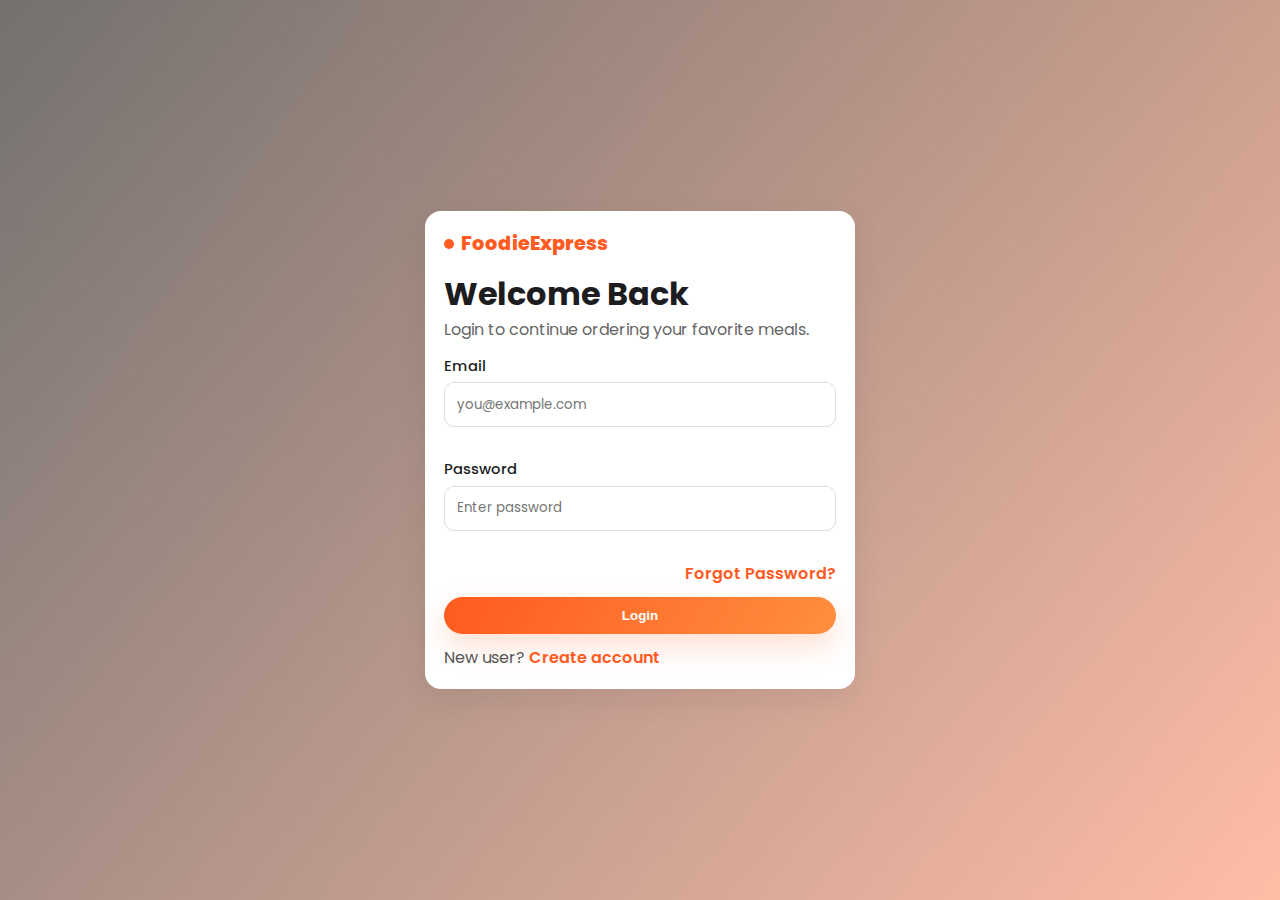
<file: login.html>
<!DOCTYPE html>
<html lang="en">
<head>
  <meta charset="UTF-8" />
  <meta name="viewport" content="width=device-width, initial-scale=1.0" />
  <title>Login - FoodieExpress</title>
  <link rel="preconnect" href="https://fonts.googleapis.com" />
  <link rel="preconnect" href="https://fonts.gstatic.com" crossorigin />
  <link href="https://fonts.googleapis.com/css2?family=Poppins:wght@300;400;500;600;700;800&display=swap" rel="stylesheet" />
  <link rel="stylesheet" href="styles.css" />
</head>
<body>
  <section class="auth-page">
    <div class="auth-overlay"></div>
    <div class="auth-card card">
      <a href="index.html" class="logo auth-logo"><span class="logo-dot"></span>FoodieExpress</a>
      <h1>Welcome Back</h1>
      <p class="auth-sub">Login to continue ordering your favorite meals.</p>

      <form id="loginForm" class="auth-form" novalidate>
        <label>
          Email
          <input type="email" id="loginEmail" placeholder="you@example.com" required />
          <small class="error" id="loginEmailError"></small>
        </label>

        <label>
          Password
          <input type="password" id="loginPassword" placeholder="Enter password" minlength="6" required />
          <small class="error" id="loginPasswordError"></small>
        </label>

        <div class="auth-meta">
          <a href="#" id="forgotPasswordLink">Forgot Password?</a>
        </div>

        <button type="submit" class="btn btn-primary full">Login</button>
      </form>

      <p class="auth-switch">New user? <a href="signup.html">Create account</a></p>
    </div>
  </section>

  <div class="toast" id="toast"></div>
  <script src="script.js"></script>
</body>
</html>
</file>
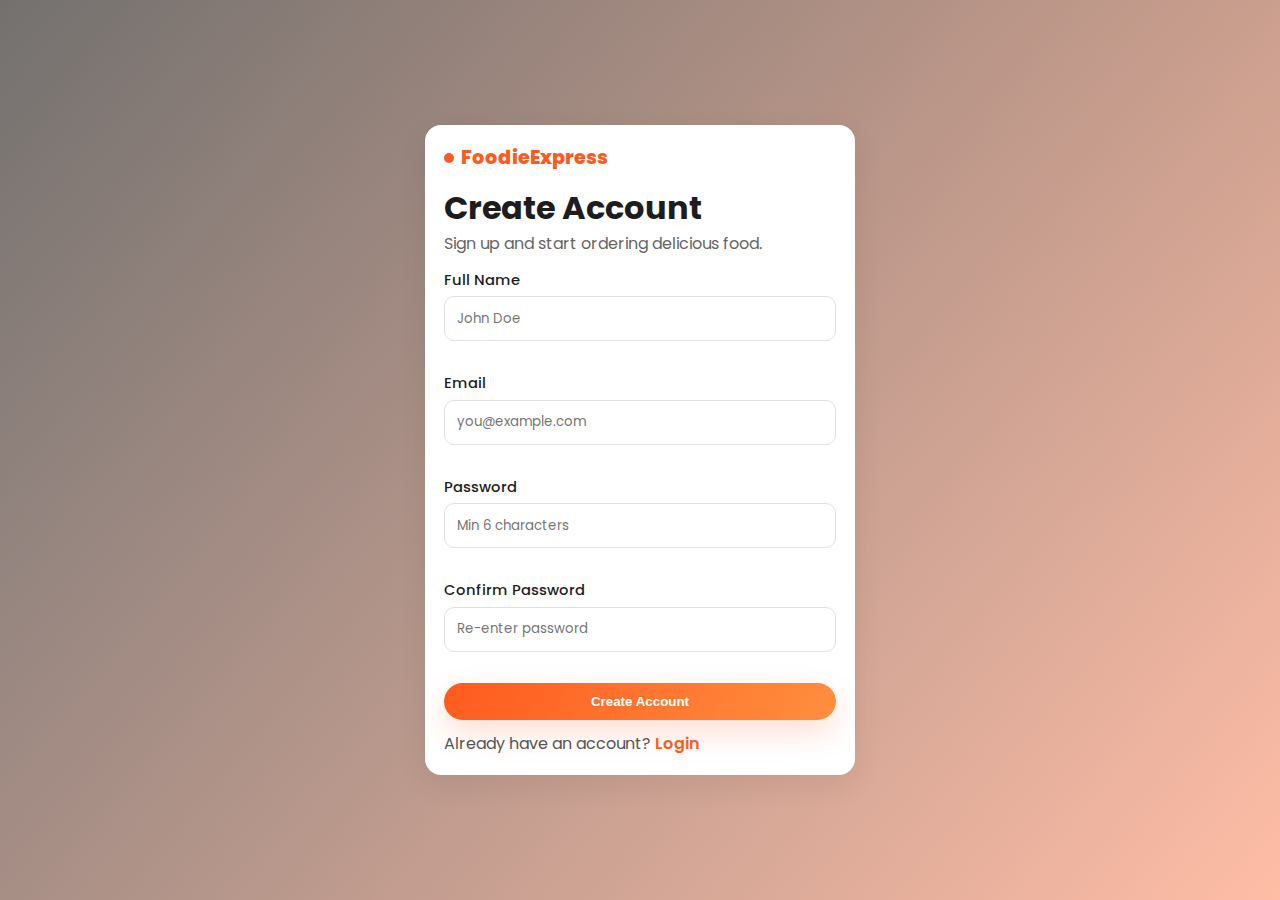
<file: signup.html>
<!DOCTYPE html>
<html lang="en">
<head>
  <meta charset="UTF-8" />
  <meta name="viewport" content="width=device-width, initial-scale=1.0" />
  <title>Signup - FoodieExpress</title>
  <link rel="preconnect" href="https://fonts.googleapis.com" />
  <link rel="preconnect" href="https://fonts.gstatic.com" crossorigin />
  <link href="https://fonts.googleapis.com/css2?family=Poppins:wght@300;400;500;600;700;800&display=swap" rel="stylesheet" />
  <link rel="stylesheet" href="styles.css" />
</head>
<body>
  <section class="auth-page signup-bg">
    <div class="auth-overlay"></div>
    <div class="auth-card card">
      <a href="index.html" class="logo auth-logo"><span class="logo-dot"></span>FoodieExpress</a>
      <h1>Create Account</h1>
      <p class="auth-sub">Sign up and start ordering delicious food.</p>

      <form id="signupForm" class="auth-form" novalidate>
        <label>
          Full Name
          <input type="text" id="signupName" placeholder="John Doe" required />
          <small class="error" id="signupNameError"></small>
        </label>

        <label>
          Email
          <input type="email" id="signupEmail" placeholder="you@example.com" required />
          <small class="error" id="signupEmailError"></small>
        </label>

        <label>
          Password
          <input type="password" id="signupPassword" placeholder="Min 6 characters" minlength="6" required />
          <small class="error" id="signupPasswordError"></small>
        </label>

        <label>
          Confirm Password
          <input type="password" id="signupConfirmPassword" placeholder="Re-enter password" minlength="6" required />
          <small class="error" id="signupConfirmPasswordError"></small>
        </label>

        <button type="submit" class="btn btn-primary full">Create Account</button>
      </form>

      <p class="auth-switch">Already have an account? <a href="login.html">Login</a></p>
    </div>
  </section>

  <div class="toast" id="toast"></div>
  <script src="script.js"></script>
</body>
</html>
</file>
<file: styles.css>
:root {
  --primary: #ff5a1f;
  --primary-dark: #e54811;
  --secondary: #ff8f3f;
  --text: #1d1d1f;
  --muted: #666;
  --bg: #fff8f3;
  --white: #ffffff;
  --danger: #e53935;
  --success: #1faa59;
  --shadow: 0 12px 30px rgba(255, 90, 31, 0.2);
  --radius: 16px;
}

* {
  margin: 0;
  padding: 0;
  box-sizing: border-box;
}

html {
  scroll-behavior: smooth;
}

body {
  font-family: "Poppins", sans-serif;
  color: var(--text);
  background: linear-gradient(180deg, #fffaf6 0%, #fff 60%);
  line-height: 1.5;
}

img {
  max-width: 100%;
  display: block;
}

a {
  text-decoration: none;
  color: inherit;
}

.container {
  width: min(1100px, 92%);
  margin: 0 auto;
}

.card {
  background: var(--white);
  border-radius: var(--radius);
  box-shadow: 0 10px 30px rgba(26, 26, 26, 0.08);
}

.glass {
  backdrop-filter: blur(10px);
  background: rgba(255, 255, 255, 0.8);
}

.btn {
  border: none;
  border-radius: 999px;
  padding: 0.7rem 1.2rem;
  font-weight: 600;
  cursor: pointer;
  transition: transform 0.2s ease, box-shadow 0.2s ease, background 0.2s ease;
  display: inline-flex;
  align-items: center;
  justify-content: center;
}

.btn:hover {
  transform: translateY(-2px);
}

.btn-primary {
  background: linear-gradient(120deg, var(--primary), var(--secondary));
  color: var(--white);
  box-shadow: var(--shadow);
}

.btn-primary:hover {
  background: linear-gradient(120deg, var(--primary-dark), var(--primary));
}

.btn-outline {
  border: 2px solid var(--primary);
  color: var(--primary);
  background: transparent;
}

.btn-outline.light {
  border-color: var(--white);
  color: var(--white);
}

.btn.full {
  width: 100%;
}

.section-head {
  margin-bottom: 1.1rem;
}

.section-head h2 {
  font-size: clamp(1.45rem, 1.2rem + 1vw, 2rem);
}

.section-head p {
  color: var(--muted);
}

.header {
  position: sticky;
  top: 0;
  z-index: 50;
  border-bottom: 1px solid rgba(255, 90, 31, 0.1);
}

.header-inner {
  min-height: 72px;
  display: flex;
  align-items: center;
  justify-content: space-between;
  gap: 1rem;
}

.logo {
  font-size: 1.2rem;
  font-weight: 800;
  color: var(--primary);
  display: inline-flex;
  align-items: center;
  gap: 0.4rem;
}

.logo-dot {
  width: 10px;
  height: 10px;
  background: var(--primary);
  border-radius: 50%;
}

.nav {
  display: flex;
  align-items: center;
  gap: 1.2rem;
}

.nav-link {
  color: #333;
  font-weight: 500;
  transition: color 0.2s ease;
}

.nav-link:hover,
.nav-link.active {
  color: var(--primary);
}

.header-actions {
  display: flex;
  align-items: center;
  gap: 0.8rem;
}

.menu-toggle {
  display: none;
  background: transparent;
  border: none;
  font-size: 1.5rem;
  color: var(--primary);
  cursor: pointer;
}

.hero {
  min-height: 74vh;
  background-image: url("https://images.unsplash.com/photo-1504674900247-0877df9cc836?auto=format&fit=crop&w=1800&q=80");
  background-size: cover;
  background-position: center;
  position: relative;
  display: grid;
  place-items: center;
}

.hero-overlay {
  position: absolute;
  inset: 0;
  background: linear-gradient(120deg, rgba(23, 13, 8, 0.8), rgba(255, 90, 31, 0.45));
}

.hero-content {
  position: relative;
  color: var(--white);
  z-index: 1;
  animation: slideUp 0.7s ease;
}

.eyebrow {
  letter-spacing: 0.05em;
  font-weight: 600;
  margin-bottom: 0.7rem;
}

.hero h1 {
  font-size: clamp(2rem, 1.25rem + 2.8vw, 3.5rem);
  max-width: 700px;
  margin-bottom: 0.8rem;
}

.hero-sub {
  max-width: 520px;
  margin-bottom: 1.1rem;
}

.hero-cta {
  display: flex;
  flex-wrap: wrap;
  gap: 0.8rem;
}

.search-filter-section,
.cart-section,
.orders-section,
.profile-section {
  padding: 3.2rem 0;
}

.search-row {
  margin-bottom: 0.9rem;
}

#searchInput {
  width: 100%;
  border-radius: 999px;
  border: 2px solid #ffd4c0;
  outline: none;
  padding: 0.85rem 1rem;
  font-size: 0.95rem;
  transition: border-color 0.2s ease;
}

#searchInput:focus {
  border-color: var(--primary);
}

.categories {
  display: flex;
  flex-wrap: wrap;
  gap: 0.6rem;
  margin-bottom: 1.2rem;
}

.category-chip {
  border: 1px solid #ffd4c0;
  background: #fff;
  color: #5b5b5b;
  padding: 0.5rem 0.9rem;
  border-radius: 999px;
  cursor: pointer;
  transition: all 0.2s ease;
}

.category-chip:hover,
.category-chip.active {
  background: var(--primary);
  color: #fff;
  border-color: var(--primary);
}

.food-grid {
  display: grid;
  grid-template-columns: repeat(auto-fit, minmax(230px, 1fr));
  gap: 1rem;
}

.food-card {
  overflow: hidden;
  transition: transform 0.25s ease, box-shadow 0.25s ease;
  animation: fadeIn 0.5s ease;
}

.food-card:hover {
  transform: translateY(-4px);
  box-shadow: 0 14px 28px rgba(255, 90, 31, 0.2);
}

.food-image-wrap {
  height: 170px;
  overflow: hidden;
}

.food-image-wrap img {
  width: 100%;
  height: 100%;
  object-fit: cover;
}

.food-card-content {
  padding: 0.9rem;
}

.food-meta {
  display: flex;
  justify-content: space-between;
  align-items: center;
  gap: 0.5rem;
}

.food-name {
  font-size: 1rem;
  font-weight: 600;
}

.food-rating {
  color: #ff9f1a;
  font-size: 0.9rem;
  white-space: nowrap;
}

.food-desc {
  color: #707070;
  font-size: 0.88rem;
  margin: 0.45rem 0 0.7rem;
}

.food-footer {
  display: flex;
  align-items: center;
  justify-content: space-between;
}

.food-price {
  font-weight: 700;
  color: var(--primary-dark);
}

.cart-layout {
  display: grid;
  grid-template-columns: 2fr 1fr;
  gap: 1rem;
}

.cart-items {
  display: grid;
  gap: 0.8rem;
}

.cart-item {
  display: grid;
  grid-template-columns: 80px 1fr auto;
  align-items: center;
  gap: 0.8rem;
  padding: 0.8rem;
}

.cart-item img {
  width: 80px;
  height: 80px;
  object-fit: cover;
  border-radius: 12px;
}

.cart-item h4 {
  font-size: 0.95rem;
}

.cart-item p {
  color: var(--muted);
  font-size: 0.86rem;
}

.quantity-controls {
  display: inline-flex;
  align-items: center;
  gap: 0.45rem;
  margin-top: 0.35rem;
}

.qty-btn {
  width: 28px;
  height: 28px;
  border-radius: 50%;
  border: none;
  background: #ffe6db;
  color: var(--primary-dark);
  font-weight: 700;
  cursor: pointer;
}

.remove-btn {
  border: none;
  background: transparent;
  color: var(--danger);
  cursor: pointer;
  font-weight: 600;
}

.cart-summary {
  padding: 1rem;
  height: fit-content;
}

.summary-row {
  display: flex;
  justify-content: space-between;
  margin: 0.6rem 0;
}

.total-row {
  border-top: 1px solid #f0f0f0;
  padding-top: 0.7rem;
}

.orders-list {
  display: grid;
  gap: 0.7rem;
}

.order-item {
  padding: 0.9rem;
}

.order-top {
  display: flex;
  justify-content: space-between;
  gap: 0.7rem;
  flex-wrap: wrap;
}

.order-meta {
  color: var(--muted);
  font-size: 0.86rem;
}

.profile-card {
  padding: 1rem;
}

.profile-row {
  display: flex;
  justify-content: space-between;
  gap: 0.8rem;
  padding: 0.5rem 0;
  border-bottom: 1px solid #f2f2f2;
}

.profile-row:last-child {
  border-bottom: none;
}

.modal {
  position: fixed;
  inset: 0;
  z-index: 120;
  display: none;
}

.modal.open {
  display: block;
}

.modal-backdrop {
  position: absolute;
  inset: 0;
  background: rgba(0, 0, 0, 0.45);
}

.modal-content {
  position: relative;
  width: min(550px, 92%);
  margin: 6vh auto;
  padding: 1rem;
  z-index: 2;
  animation: slideUp 0.25s ease;
}

.modal-close {
  position: absolute;
  right: 0.6rem;
  top: 0.4rem;
  border: none;
  background: transparent;
  font-size: 1.5rem;
  cursor: pointer;
}

.checkout-form {
  display: grid;
  gap: 0.8rem;
  margin-top: 0.6rem;
}

.checkout-form textarea {
  width: 100%;
  border: 1px solid #e8e8e8;
  border-radius: 12px;
  min-height: 90px;
  padding: 0.7rem;
  resize: vertical;
}

.payment-options {
  border: 1px solid #f0f0f0;
  border-radius: 12px;
  padding: 0.7rem;
  display: grid;
  gap: 0.5rem;
}

.order-summary {
  border: 1px solid #f0f0f0;
  border-radius: 12px;
  padding: 0.75rem;
  background: #fffbf8;
}

.toast {
  position: fixed;
  right: 1rem;
  bottom: 1rem;
  background: #1f1f1f;
  color: #fff;
  padding: 0.75rem 1rem;
  border-radius: 10px;
  opacity: 0;
  pointer-events: none;
  transform: translateY(10px);
  transition: all 0.2s ease;
  z-index: 200;
}

.toast.show {
  opacity: 1;
  transform: translateY(0);
}

.empty {
  color: var(--muted);
  background: #fff;
  border: 1px dashed #f1c7b2;
  border-radius: 12px;
  padding: 0.9rem;
}

.auth-page {
  min-height: 100vh;
  background-image: url("https://images.unsplash.com/photo-1551782450-a2132b4ba21d?auto=format&fit=crop&w=1400&q=80");
  background-size: cover;
  background-position: center;
  display: grid;
  place-items: center;
  position: relative;
}

.signup-bg {
  background-image: url("https://images.unsplash.com/photo-1517248135467-4c7edcad34c4?auto=format&fit=crop&w=1400&q=80");
}

.auth-overlay {
  position: absolute;
  inset: 0;
  background: linear-gradient(130deg, rgba(0, 0, 0, 0.55), rgba(255, 90, 31, 0.4));
}

.auth-card {
  position: relative;
  z-index: 2;
  width: min(430px, 92%);
  padding: 1.2rem;
  animation: slideUp 0.5s ease;
}

.auth-logo {
  margin-bottom: 0.7rem;
}

.auth-sub {
  color: var(--muted);
  margin-bottom: 0.8rem;
}

.auth-form {
  display: grid;
  gap: 0.7rem;
}

.auth-form label {
  font-weight: 500;
  font-size: 0.92rem;
  display: grid;
  gap: 0.35rem;
}

.auth-form input {
  border: 1px solid #dfdfdf;
  border-radius: 10px;
  padding: 0.72rem;
  outline: none;
  font-family: inherit;
}

.auth-form input:focus {
  border-color: var(--primary);
}

.error {
  color: var(--danger);
  min-height: 14px;
  font-size: 0.77rem;
}

.auth-meta {
  text-align: right;
}

.auth-meta a,
.auth-switch a {
  color: var(--primary);
  font-weight: 600;
}

.auth-switch {
  margin-top: 0.75rem;
  color: #555;
}

@keyframes slideUp {
  from {
    opacity: 0;
    transform: translateY(16px);
  }
  to {
    opacity: 1;
    transform: translateY(0);
  }
}

@keyframes fadeIn {
  from {
    opacity: 0;
  }
  to {
    opacity: 1;
  }
}

@media (max-width: 860px) {
  .cart-layout {
    grid-template-columns: 1fr;
  }

  .nav {
    position: absolute;
    top: 72px;
    right: 4%;
    background: #fff;
    border: 1px solid #ffe1d3;
    border-radius: 12px;
    padding: 0.7rem;
    display: none;
    flex-direction: column;
    min-width: 180px;
    box-shadow: 0 10px 20px rgba(0, 0, 0, 0.08);
  }

  .nav.open {
    display: flex;
  }

  .menu-toggle {
    display: inline-block;
  }
}

@media (max-width: 620px) {
  .hero {
    min-height: 68vh;
  }

  .cart-item {
    grid-template-columns: 70px 1fr;
  }

  .cart-item > div:last-child {
    grid-column: 1 / -1;
    justify-self: end;
  }
}
</file>
